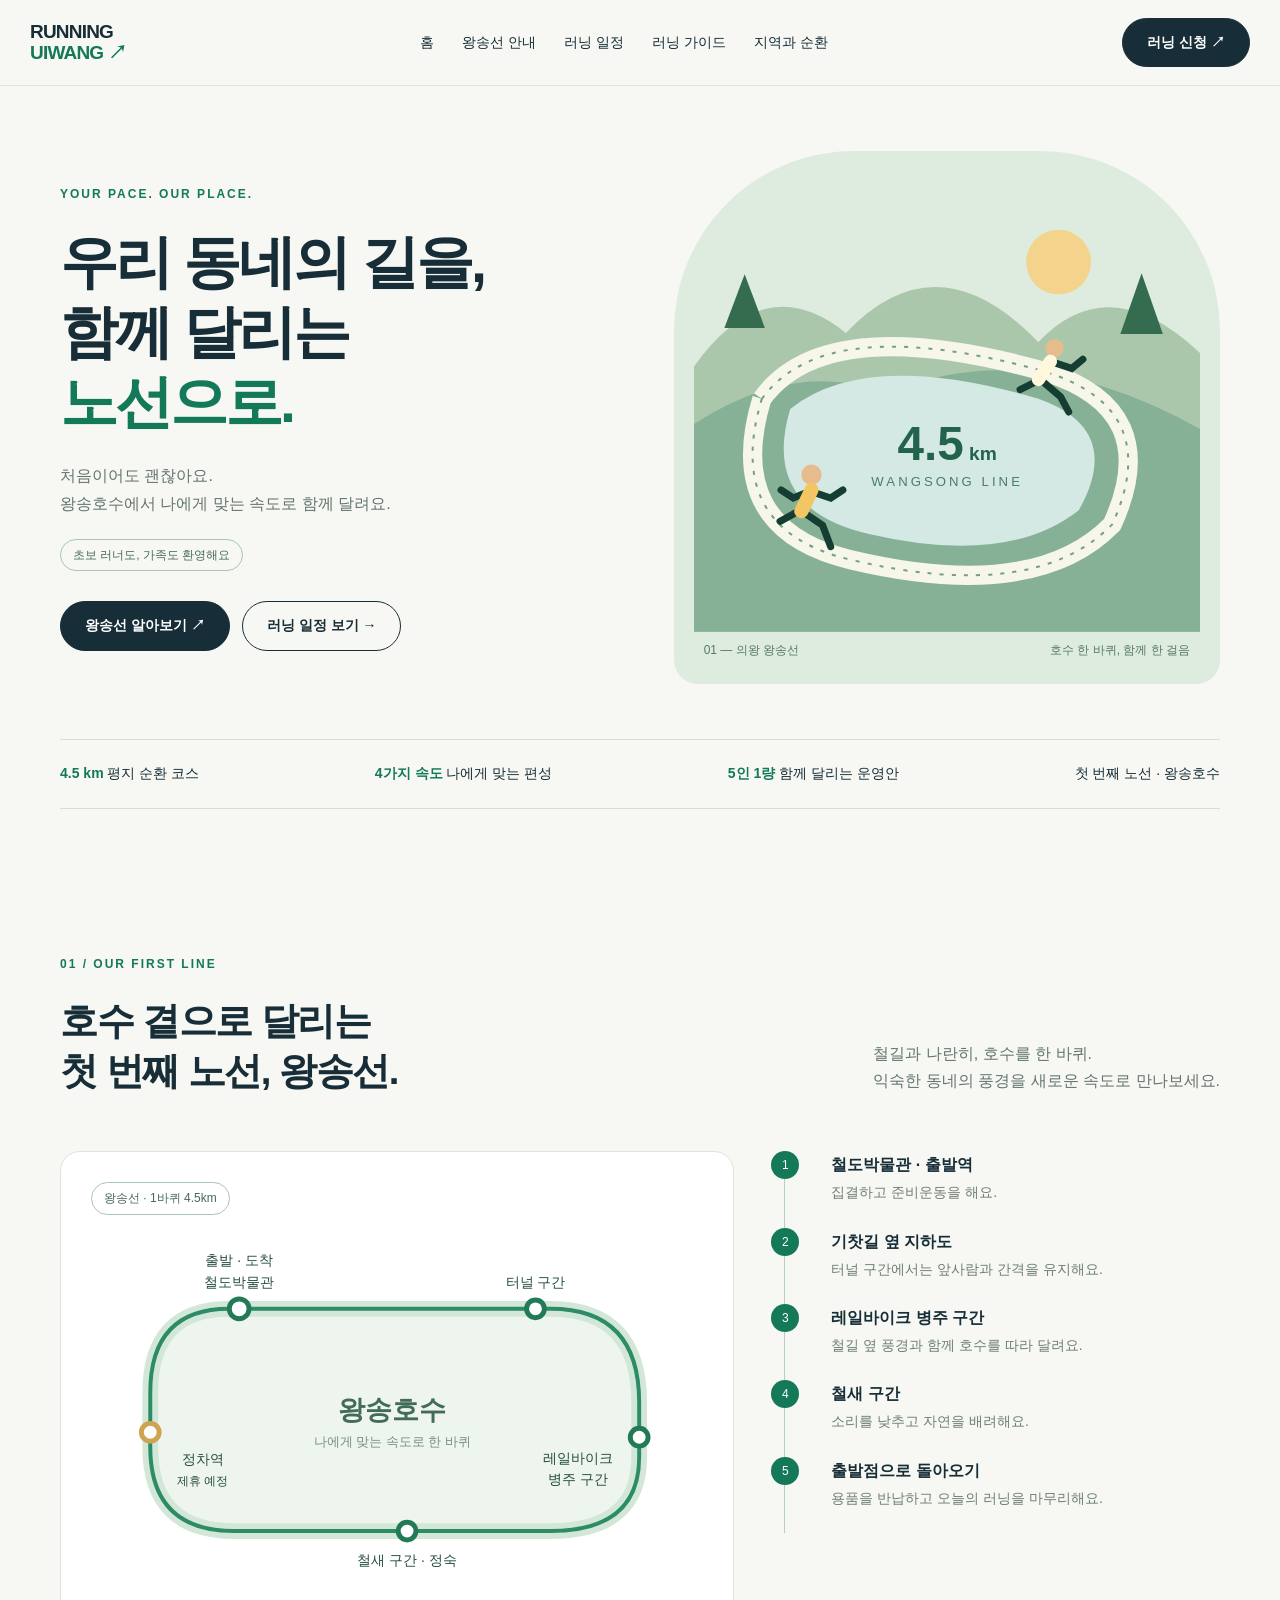
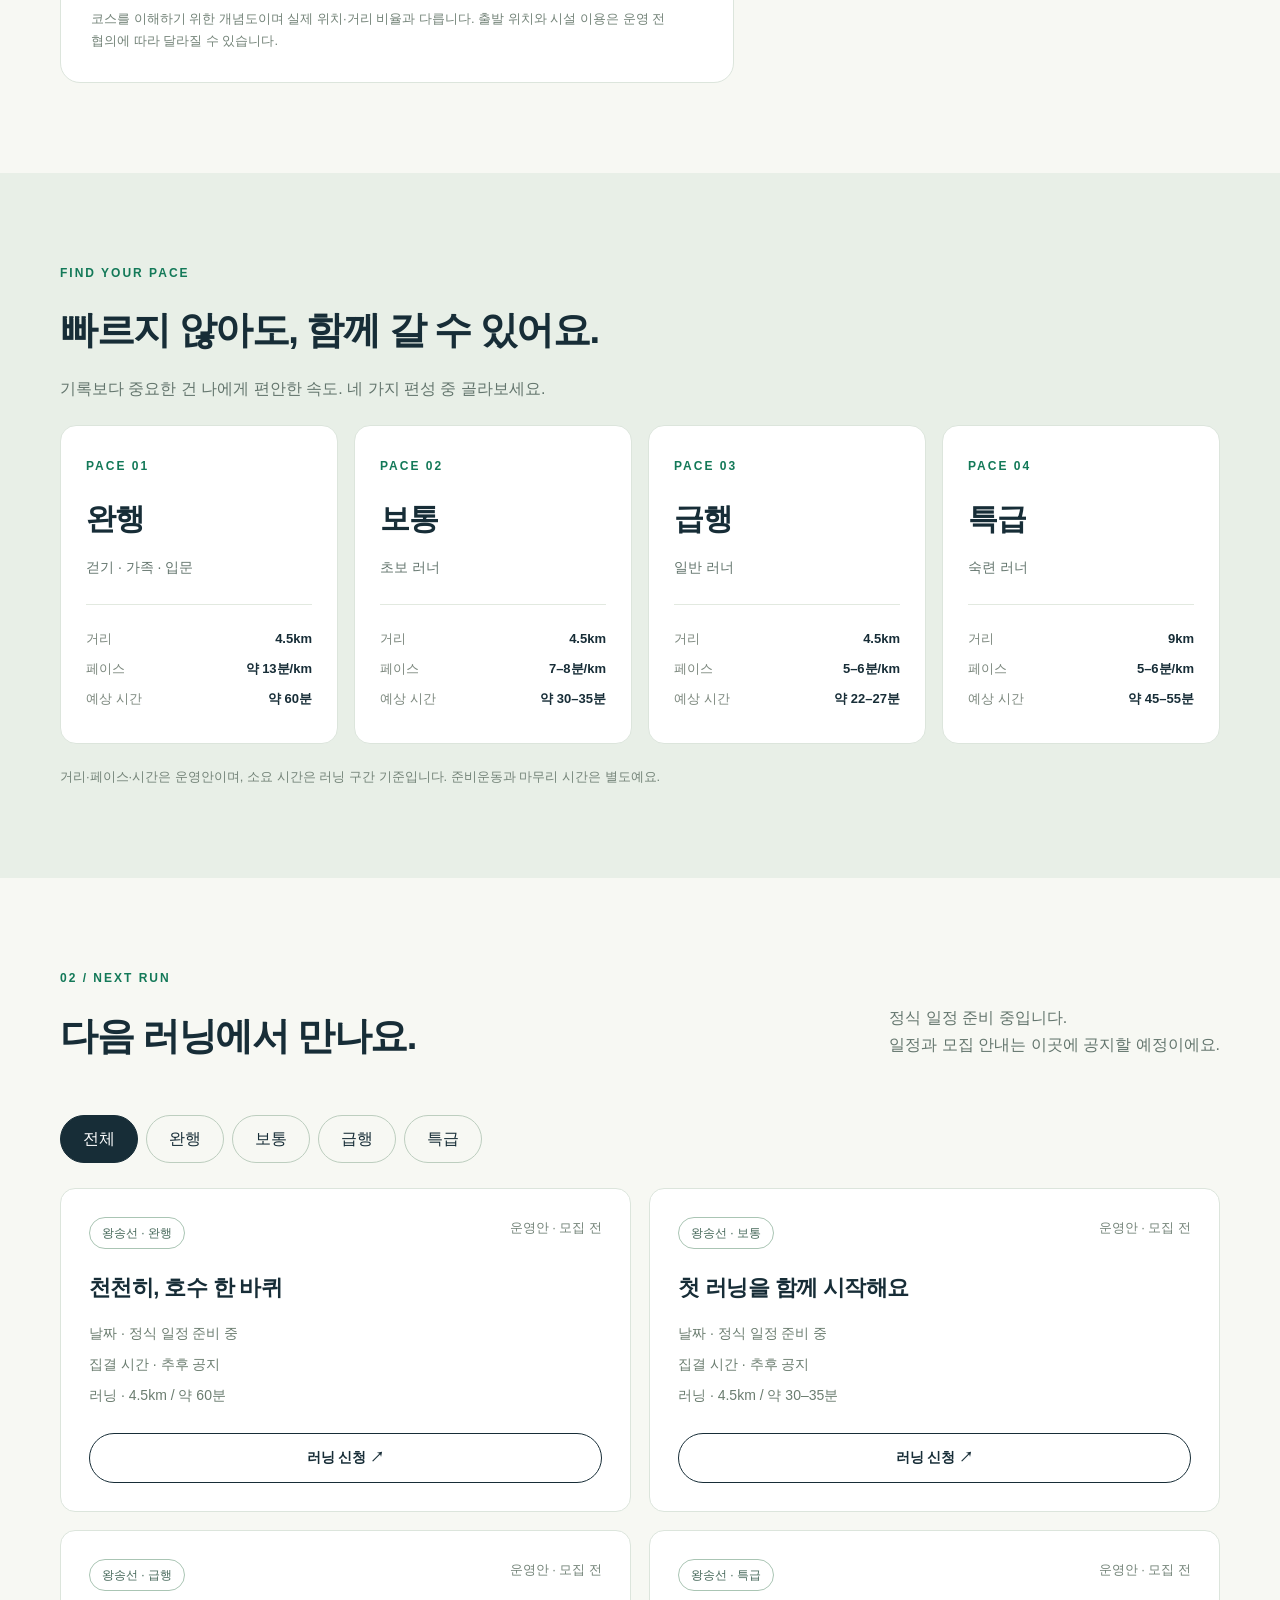
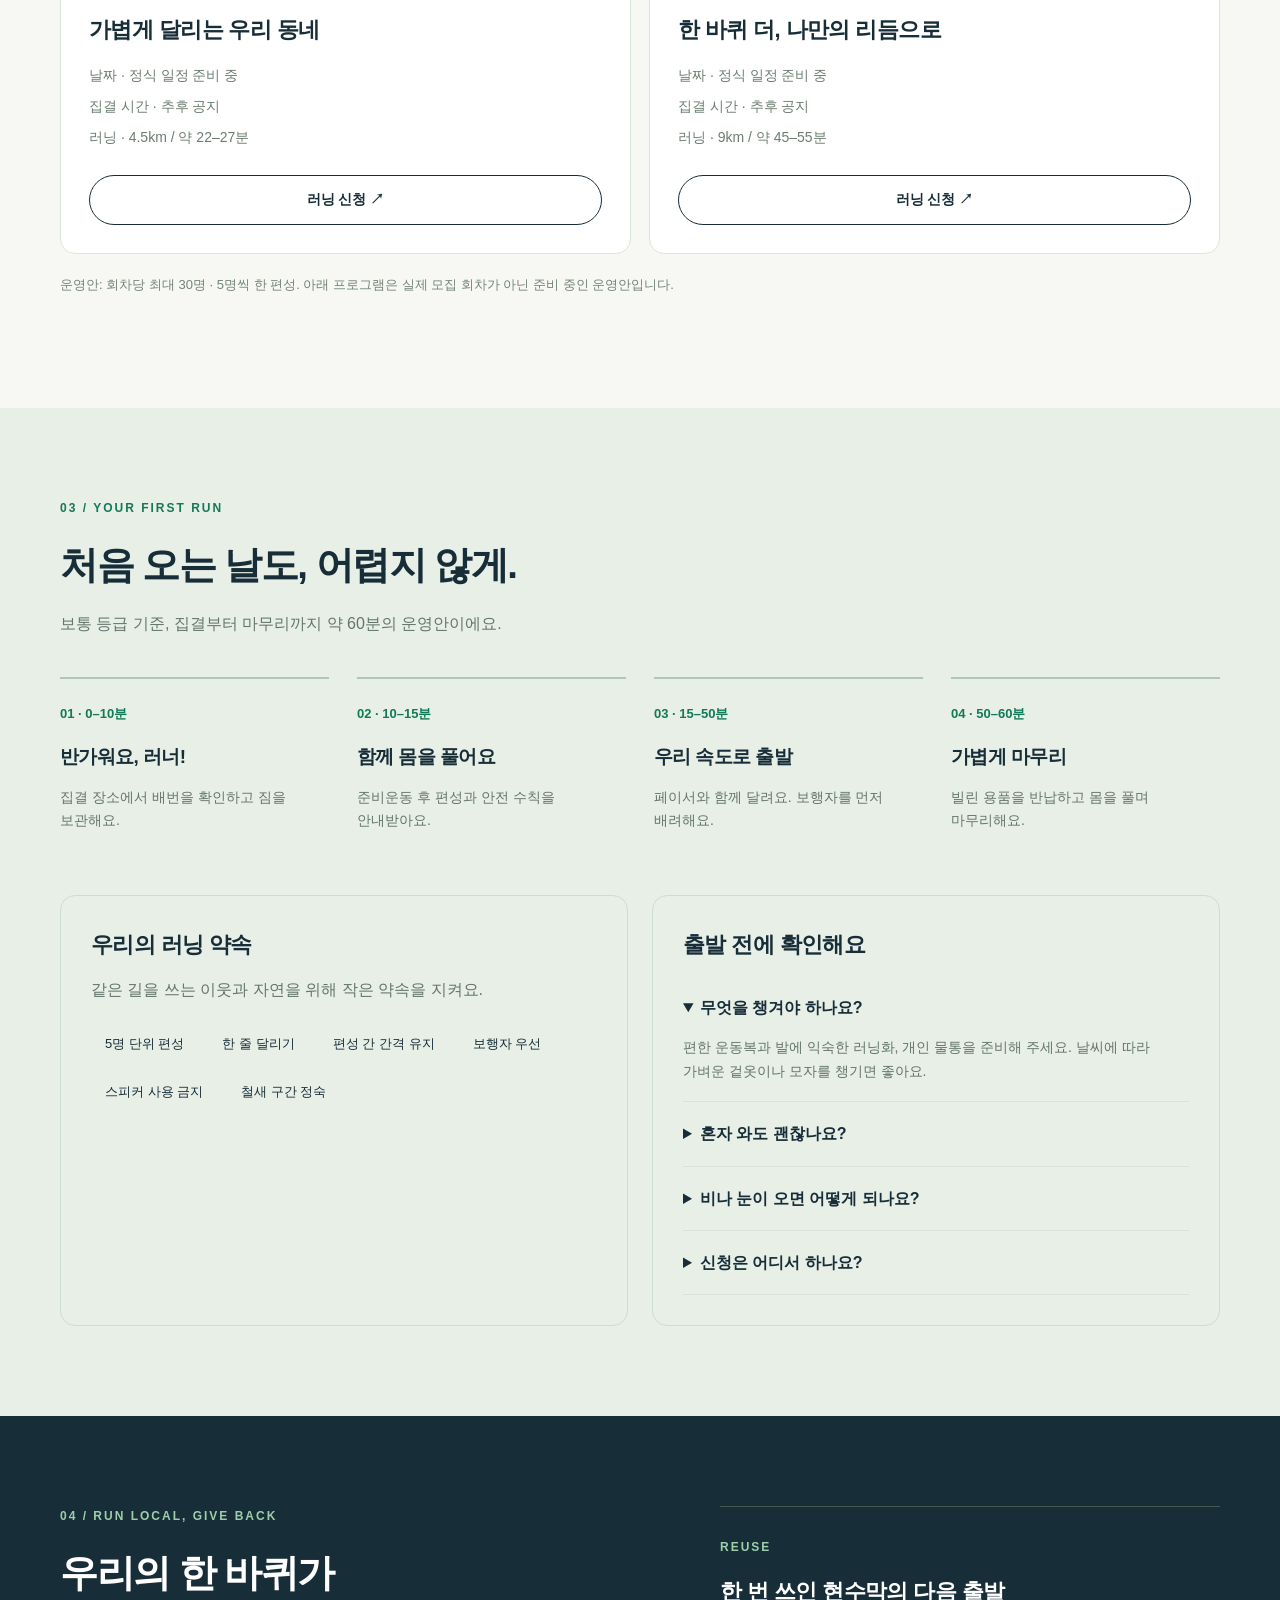
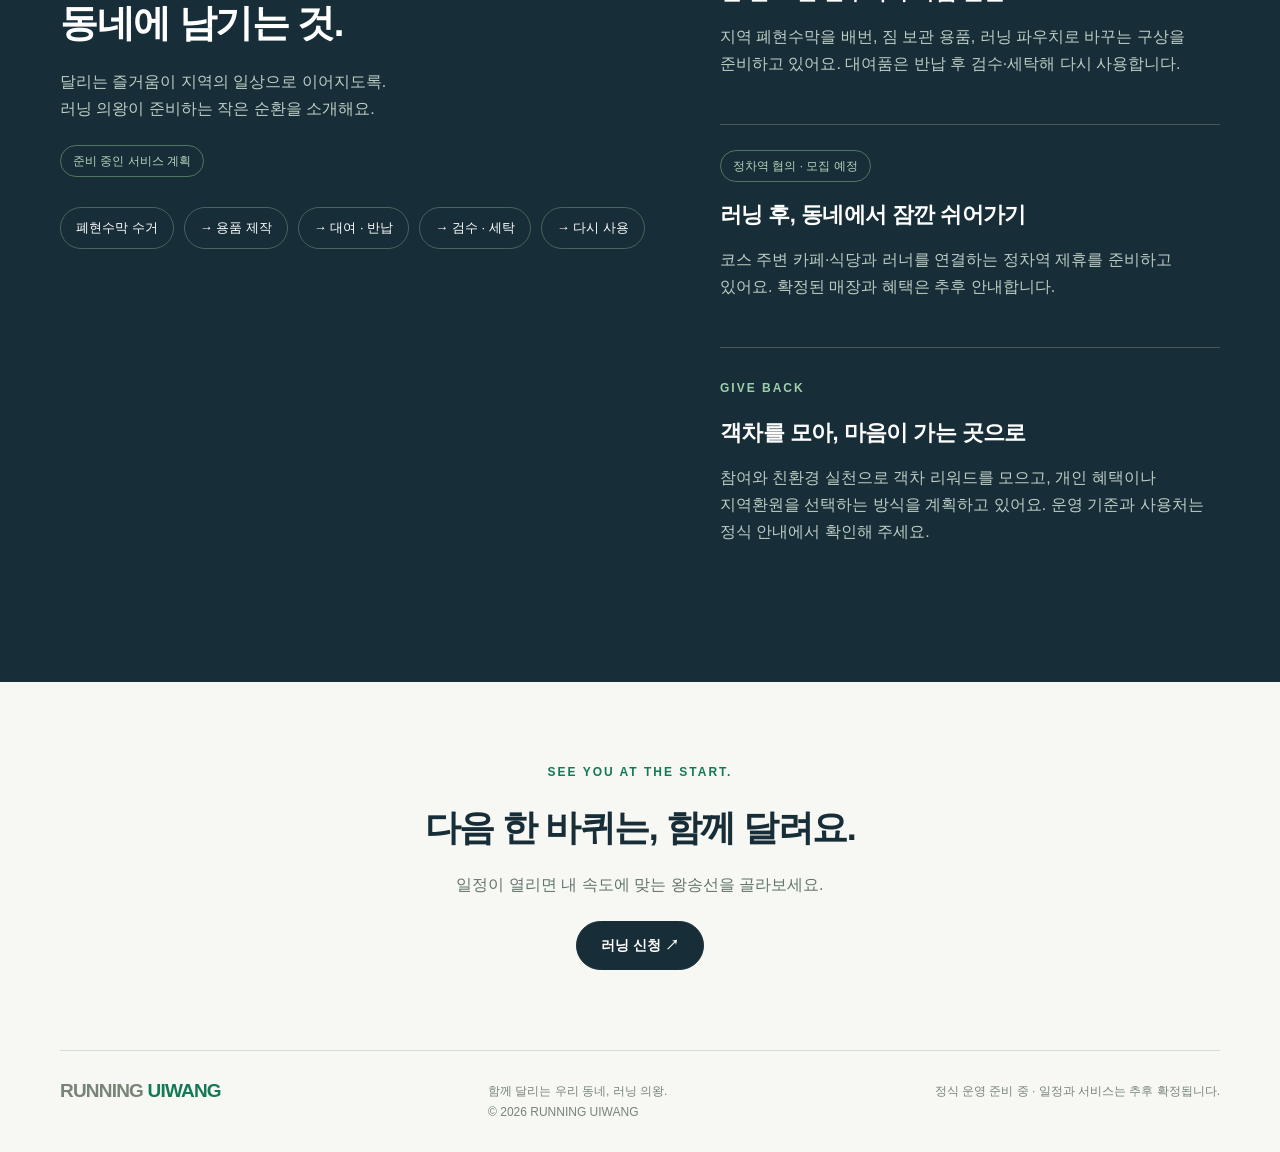
<file: index.html>
<!doctype html>
<html lang="ko">
<head>
<meta charset="utf-8">
<meta name="viewport" content="width=device-width,initial-scale=1">
<meta name="description" content="왕송호수에서 나에게 맞는 속도로. 러닝 의왕의 왕송선 코스, 러닝 등급, 참여 가이드를 만나보세요.">
<title>러닝 의왕 — 함께 달리는 우리 동네</title>
<link rel="stylesheet" href="style.css">
</head>
<body>
<a class="skip" href="#home">본문 바로가기</a>
<header>
<div class="bar">
<a class="logo" href="#home" aria-label="러닝 의왕 홈">RUNNING<br>
<span>UIWANG ↗</span>
</a>
<nav id="nav" aria-label="주요 메뉴">
<a href="#home">홈</a>
<a href="#route">왕송선 안내</a>
<a href="#schedule">러닝 일정</a>
<a href="#guide">러닝 가이드</a>
<a href="#local">지역과 순환</a>
</nav>
<button class="btn dark apply">러닝 신청 ↗</button>
<button class="mobile-toggle" aria-expanded="false" aria-controls="nav">메뉴</button>
</div>
</header>
<main>
<section class="hero" id="home">
<div class="wrap">
<div class="hero-grid">
<div>
<div class="eyebrow">YOUR PACE. OUR PLACE.</div>
<h1>우리 동네의 길을,<br>함께 달리는<br>
<span style="color:var(--green)">노선으로.</span>
</h1>
<p>처음이어도 괜찮아요.<br>왕송호수에서 나에게 맞는 속도로 함께 달려요.</p>
<span class="badge">초보 러너도, 가족도 환영해요</span>
<div class="actions">
<a class="btn dark" href="#route">왕송선 알아보기 ↗</a>
<a class="btn" href="#schedule">러닝 일정 보기 →</a>
</div>
</div>
<div class="hero-art">
<svg viewBox="0 0 500 450" role="img" aria-label="호수와 철길을 따라 달리는 왕송선 콘셉트 일러스트">
<circle cx="360" cy="85" r="32" fill="#f4d38d"/>
<path d="M0 188Q70 90 150 155Q240 60 340 164Q410 90 500 175V450H0" fill="#aac7ac"/>
<path d="M0 245Q100 180 190 215Q330 155 500 250V450H0" fill="#86b197"/>
<path d="M95 230Q170 170 340 220Q425 250 380 330Q310 385 175 354Q65 330 95 230" fill="#d4e9e4"/>
<path d="M67 220Q130 133 346 193Q465 230 413 344Q337 422 155 379Q28 349 67 220" fill="none" stroke="#f6f6e9" stroke-width="19"/>
<path d="M67 220Q130 133 346 193Q465 230 413 344Q337 422 155 379Q28 349 67 220" fill="none" stroke="#789e87" stroke-width="2" stroke-dasharray="4 8"/>
<text x="250" y="280" text-anchor="middle" font-size="47" font-weight="800" fill="#23634e">4.5<tspan font-size="19"> km</tspan>
</text>
<text x="250" y="306" text-anchor="middle" font-size="13" fill="#4b7c6b" letter-spacing="3">WANGSONG LINE</text>
<g stroke="#163d32" stroke-width="7" stroke-linecap="round" fill="none">
<circle cx="116" cy="295" r="10" fill="#e6bc8c" stroke="none"/>
<path d="M116 309L105 330L85 341M105 330L127 345L135 366M114 311L135 318L147 310"/>
<path d="M110 313L98 318L86 310"/>
<path d="M116 310L106 331" stroke="#f3c563" stroke-width="14"/>
<circle cx="356" cy="170" r="9" fill="#e6bc8c" stroke="none"/>
<path d="M354 183L342 201L322 211M342 201L362 218L370 233M352 183L373 190L384 181"/>
<path d="M352 183L340 201" stroke="#fff8dd" stroke-width="13"/>
</g>
<g fill="#356c50">
<path d="M30 150l20-53 20 53z"/>
<path d="M421 156l21-60 21 60z"/>
</g>
</svg>
<div class="art-caption">
<span>01 — 의왕 왕송선</span>
<span>호수 한 바퀴, 함께 한 걸음</span>
</div>
</div>
</div>
<div class="strip">
<span>
<b>4.5 km</b> 평지 순환 코스</span>
<span>
<b>4가지 속도</b> 나에게 맞는 편성</span>
<span>
<b>5인 1량</b> 함께 달리는 운영안</span>
<span>첫 번째 노선 · 왕송호수</span>
</div>
</div>
</section>
<section id="route">
<div class="wrap">
<div class="section-top">
<div>
<div class="eyebrow">01 / OUR FIRST LINE</div>
<h2>호수 곁으로 달리는<br>첫 번째 노선, 왕송선.</h2>
</div>
<p>철길과 나란히, 호수를 한 바퀴.<br>익숙한 동네의 풍경을 새로운 속도로 만나보세요.</p>
</div>
<div class="route-grid">
<div class="mapbox">
<span class="badge">왕송선 · 1바퀴 4.5km</span>
<svg viewBox="0 0 620 390" role="img" aria-label="철도박물관에서 출발해 터널, 레일바이크 병주 구간, 철새 구간을 거쳐 돌아오는 개념 노선도">
<path d="M140 95H465Q555 95 555 190V245Q555 320 465 320H145Q60 320 60 235V180Q60 95 140 95" fill="#eef5ee" stroke="#d3e7d8" stroke-width="16"/>
<path d="M140 95H465Q555 95 555 190V245Q555 320 465 320H145Q60 320 60 235V180Q60 95 140 95" fill="none" stroke="#2d8b66" stroke-width="4"/>
<text x="305" y="207" text-anchor="middle" fill="#436c58" font-size="27" font-weight="700">왕송호수</text>
<text x="305" y="234" text-anchor="middle" fill="#75907d" font-size="13">나에게 맞는 속도로 한 바퀴</text>
<g fill="white" stroke="#237a57" stroke-width="5">
<circle cx="150" cy="95" r="10"/>
<circle cx="450" cy="95" r="9"/>
<circle cx="555" cy="225" r="9"/>
<circle cx="320" cy="320" r="9"/>
<circle cx="60" cy="220" r="9" stroke="#cea352"/>
</g>
<g font-size="14" fill="#264e3c" text-anchor="middle">
<text x="150" y="51">출발 · 도착</text>
<text x="150" y="73">철도박물관</text>
<text x="450" y="73">터널 구간</text>
<text x="493" y="251">레일바이크</text>
<text x="493" y="272">병주 구간</text>
<text x="320" y="354">철새 구간 · 정숙</text>
<text x="113" y="252">정차역</text>
<text x="113" y="273" font-size="12">제휴 예정</text>
</g>
</svg>
<p class="small" style="margin:0">코스를 이해하기 위한 개념도이며 실제 위치·거리 비율과 다릅니다. 출발 위치와 시설 이용은 운영 전 협의에 따라 달라질 수 있습니다.</p>
</div>
<ol class="route-list">
<li>
<strong>철도박물관 · 출발역</strong>
<span>집결하고 준비운동을 해요.</span>
</li>
<li>
<strong>기찻길 옆 지하도</strong>
<span>터널 구간에서는 앞사람과 간격을 유지해요.</span>
</li>
<li>
<strong>레일바이크 병주 구간</strong>
<span>철길 옆 풍경과 함께 호수를 따라 달려요.</span>
</li>
<li>
<strong>철새 구간</strong>
<span>소리를 낮추고 자연을 배려해요.</span>
</li>
<li>
<strong>출발점으로 돌아오기</strong>
<span>용품을 반납하고 오늘의 러닝을 마무리해요.</span>
</li>
</ol>
</div>
</div>
</section>
<section class="tint" id="pace">
<div class="wrap">
<div class="eyebrow">FIND YOUR PACE</div>
<h2>빠르지 않아도, 함께 갈 수 있어요.</h2>
<p>기록보다 중요한 건 나에게 편안한 속도. 네 가지 편성 중 골라보세요.</p>
<div class="grades" id="grades">
</div>
<p class="small" style="margin:22px 0 0">거리·페이스·시간은 운영안이며, 소요 시간은 러닝 구간 기준입니다. 준비운동과 마무리 시간은 별도예요.</p>
</div>
</section>
<section id="schedule">
<div class="wrap">
<div class="section-top">
<div>
<div class="eyebrow">02 / NEXT RUN</div>
<h2>다음 러닝에서 만나요.</h2>
</div>
<p>정식 일정 준비 중입니다.<br>일정과 모집 안내는 이곳에 공지할 예정이에요.</p>
</div>
<div class="filter" aria-label="러닝 등급 필터">
<button class="active" data-filter="전체" aria-pressed="true">전체</button>
<button data-filter="완행" aria-pressed="false">완행</button>
<button data-filter="보통" aria-pressed="false">보통</button>
<button data-filter="급행" aria-pressed="false">급행</button>
<button data-filter="특급" aria-pressed="false">특급</button>
</div>
<div class="sessions" id="sessions" aria-live="polite">
</div>
<p class="small" style="margin-top:20px">운영안: 회차당 최대 30명 · 5명씩 한 편성. 아래 프로그램은 실제 모집 회차가 아닌 준비 중인 운영안입니다.</p>
</div>
</section>
<section class="tint" id="guide">
<div class="wrap">
<div class="eyebrow">03 / YOUR FIRST RUN</div>
<h2>처음 오는 날도, 어렵지 않게.</h2>
<p>보통 등급 기준, 집결부터 마무리까지 약 60분의 운영안이에요.</p>
<div class="steps">
<div class="step">
<b>01 · 0–10분</b>
<h3>반가워요, 러너!</h3>
<p>집결 장소에서 배번을 확인하고 짐을 보관해요.</p>
</div>
<div class="step">
<b>02 · 10–15분</b>
<h3>함께 몸을 풀어요</h3>
<p>준비운동 후 편성과 안전 수칙을 안내받아요.</p>
</div>
<div class="step">
<b>03 · 15–50분</b>
<h3>우리 속도로 출발</h3>
<p>페이서와 함께 달려요. 보행자를 먼저 배려해요.</p>
</div>
<div class="step">
<b>04 · 50–60분</b>
<h3>가볍게 마무리</h3>
<p>빌린 용품을 반납하고 몸을 풀며 마무리해요.</p>
</div>
</div>
<div class="two">
<div class="panel">
<h3>우리의 러닝 약속</h3>
<p>같은 길을 쓰는 이웃과 자연을 위해 작은 약속을 지켜요.</p>
<div class="rules">
<span>5명 단위 편성</span>
<span>한 줄 달리기</span>
<span>편성 간 간격 유지</span>
<span>보행자 우선</span>
<span>스피커 사용 금지</span>
<span>철새 구간 정숙</span>
</div>
</div>
<div class="panel">
<h3>출발 전에 확인해요</h3>
<details open>
<summary>무엇을 챙겨야 하나요?</summary>
<p>편한 운동복과 발에 익숙한 러닝화, 개인 물통을 준비해 주세요. 날씨에 따라 가벼운 겉옷이나 모자를 챙기면 좋아요.</p>
</details>
<details>
<summary>혼자 와도 괜찮나요?</summary>
<p>물론이에요. 처음 온 러너도 함께할 수 있도록 속도에 맞는 편성으로 안내할 계획이에요.</p>
</details>
<details>
<summary>비나 눈이 오면 어떻게 되나요?</summary>
<p>날씨와 코스 상태에 따른 일정 변경·취소는 회차 공지로 안내할 예정입니다. 출발 전 공지를 확인해 주세요.</p>
</details>
<details>
<summary>신청은 어디서 하나요?</summary>
<p>러닝 신청 버튼에서 외부 신청폼으로 연결할 예정이에요. 현재는 정식 일정과 신청폼을 준비 중입니다.</p>
</details>
</div>
</div>
</div>
</section>
<section class="local" id="local">
<div class="wrap">
<div class="local-grid">
<div>
<div class="eyebrow">04 / RUN LOCAL, GIVE BACK</div>
<h2>우리의 한 바퀴가<br>동네에 남기는 것.</h2>
<p>달리는 즐거움이 지역의 일상으로 이어지도록.<br>러닝 의왕이 준비하는 작은 순환을 소개해요.</p>
<span class="badge">준비 중인 서비스 계획</span>
<div class="cycle">
<span>폐현수막 수거</span>
<span>→ 용품 제작</span>
<span>→ 대여 · 반납</span>
<span>→ 검수 · 세탁</span>
<span>→ 다시 사용</span>
</div>
</div>
<div>
<article>
<span class="eyebrow">REUSE</span>
<h3>한 번 쓰인 현수막의 다음 출발</h3>
<p>지역 폐현수막을 배번, 짐 보관 용품, 러닝 파우치로 바꾸는 구상을 준비하고 있어요. 대여품은 반납 후 검수·세탁해 다시 사용합니다.</p>
</article>
<article>
<span class="badge">정차역 협의 · 모집 예정</span>
<h3>러닝 후, 동네에서 잠깐 쉬어가기</h3>
<p>코스 주변 카페·식당과 러너를 연결하는 정차역 제휴를 준비하고 있어요. 확정된 매장과 혜택은 추후 안내합니다.</p>
</article>
<article>
<span class="eyebrow">GIVE BACK</span>
<h3>객차를 모아, 마음이 가는 곳으로</h3>
<p>참여와 친환경 실천으로 객차 리워드를 모으고, 개인 혜택이나 지역환원을 선택하는 방식을 계획하고 있어요. 운영 기준과 사용처는 정식 안내에서 확인해 주세요.</p>
</article>
</div>
</div>
</div>
</section>
<section class="closing">
<div class="eyebrow">SEE YOU AT THE START.</div>
<h2>다음 한 바퀴는, 함께 달려요.</h2>
<p>일정이 열리면 내 속도에 맞는 왕송선을 골라보세요.</p>
<button class="btn dark apply">러닝 신청 ↗</button>
</section>
</main>
<footer class="wrap">
<div class="footer">
<a class="logo" href="#home">RUNNING <span>UIWANG</span>
</a>
<span>함께 달리는 우리 동네, 러닝 의왕.<br>© 2026 RUNNING UIWANG</span>
<span>정식 운영 준비 중 · 일정과 서비스는 추후 확정됩니다.</span>
</div>
</footer>
<dialog id="notice" aria-labelledby="notice-title">
<span class="badge">출발을 준비하고 있어요</span>
<h3 id="notice-title" style="margin-top:20px">러닝 신청 안내</h3>
<p>신청폼을 준비 중입니다. 일정과 신청 공지를 확인해 주세요.</p>
<form method="dialog">
<button class="btn dark">확인</button>
</form>
</dialog>
<script src="config.js">
</script>
<script src="app.js">
</script>
</body>
</html>
</file>
<file: style.css>
:root{--navy:#172d37;--green:#137958;--mint:#d8eddf;--paper:#f7f8f3}
*{box-sizing:border-box}
html{scroll-behavior:smooth;scroll-padding-top:95px}
body{margin:0;color:var(--navy);background:var(--paper);font:16px/1.7 -apple-system,BlinkMacSystemFont,'Segoe UI',sans-serif;word-break:keep-all}
a{color:inherit;text-decoration:none}
button{font:inherit;cursor:pointer}
header{position:sticky;top:0;z-index:10;background:#f7f8f3f5;border-bottom:1px solid #dce4db}
.bar{max-width:1280px;margin:auto;min-height:85px;display:flex;align-items:center;justify-content:space-between;gap:24px;padding:15px 30px}
.logo{font-weight:900;font-size:19px;line-height:1.1;letter-spacing:-.8px}
.logo span{color:var(--green)}
nav{display:flex;gap:28px;font-size:14px}
.btn{border:1px solid var(--navy);border-radius:50px;padding:12px 24px;display:inline-flex;align-items:center;justify-content:center;gap:20px;background:transparent;color:var(--navy);font-weight:700;font-size:14px}
.btn.dark{background:var(--navy);color:white}
.btn.light{background:white;border-color:white}
.btn:hover{background:var(--mint);color:var(--navy)}
a:focus-visible,button:focus-visible,summary:focus-visible{outline:3px solid #e7aa46;outline-offset:4px}
.wrap{max-width:1220px;margin:auto;padding:0 30px}
section{padding:90px 0}
.eyebrow{font-size:12px;letter-spacing:2px;font-weight:800;color:var(--green);margin-bottom:22px}
h1{font-size:clamp(36px,4.5vw,64px);line-height:1.22;letter-spacing:-3px;margin:0 0 25px}
h2{font-size:clamp(29px,3vw,42px);line-height:1.3;letter-spacing:-1.5px;margin:0 0 20px}
h3{font-size:22px;letter-spacing:-.6px;margin:0 0 12px}
p{margin:0 0 22px;color:#63756d}
.hero{padding:65px 0 55px}
.hero-grid{display:grid;grid-template-columns:1.05fr 1fr;gap:40px;align-items:center}
.actions{display:flex;flex-wrap:wrap;gap:12px;margin-top:30px}
.badge{display:inline-block;border:1px solid #aac5b4;border-radius:30px;padding:5px 12px;font-size:12px;color:#47695b}
.hero-art{background:#deebdf;border-radius:180px 180px 24px 24px;padding:25px 20px 16px;position:relative;overflow:hidden}
.hero-art svg{display:block;width:100%;height:auto}
.art-caption{display:flex;justify-content:space-between;padding:8px 10px;font-size:12px;color:#567a65}
.strip{border-top:1px solid #d4dfd5;border-bottom:1px solid #d4dfd5;display:flex;justify-content:space-between;gap:15px;padding:22px 0;margin-top:55px;font-size:14px}
.strip b{color:var(--green)}
.section-top{display:flex;justify-content:space-between;align-items:end;gap:30px;margin-bottom:35px}
.section-top p{max-width:430px}
.route-grid{display:grid;grid-template-columns:1.5fr 1fr;gap:36px}
.mapbox{background:white;border-radius:20px;padding:30px;border:1px solid #dce5dc}
.mapbox svg{width:100%;height:auto}
.small{font-size:13px;color:#738378}
.route-list{margin:0;padding:0;list-style:none;counter-reset:route}
.route-list li{counter-increment:route;position:relative;padding:0 0 22px 46px;border-left:1px solid #b8cec0;margin-left:14px}
.route-list li:before{content:counter(route);position:absolute;left:-14px;top:0;width:28px;height:28px;background:var(--green);color:white;border-radius:50%;text-align:center;font-size:12px;line-height:28px}
.route-list strong{display:block}
.route-list span{font-size:14px;color:#6e7e74}
.grades{display:grid;grid-template-columns:repeat(4,1fr);gap:16px}
.grade{background:white;border:1px solid #dce5dc;border-radius:16px;padding:25px}
.grade .number{font-size:12px;color:var(--green);font-weight:bold;letter-spacing:2px}
.grade h3{font-size:30px;margin-top:15px}
.grade p{font-size:14px;min-height:24px}
.grade dl{margin:24px 0 0;border-top:1px solid #e2e9e0;padding-top:15px}
.grade dl div{display:flex;justify-content:space-between;font-size:13px;margin:8px 0}
.grade dt{color:#7b877d}
.grade dd{margin:0;font-weight:600}
.tint{background:#e8efe7}
.filter{display:flex;gap:8px;flex-wrap:wrap;margin:25px 0}
.filter button{border:1px solid #bdcebf;border-radius:30px;background:transparent;padding:9px 22px;color:var(--navy)}
.filter button.active{background:var(--navy);color:white;border-color:var(--navy)}
.sessions{display:grid;grid-template-columns:repeat(2,1fr);gap:18px}
.session{padding:28px;background:#fff;border:1px solid #dce5dc;border-radius:15px}
.session .top{display:flex;justify-content:space-between;gap:10px;margin-bottom:20px}
.session h3{margin:16px 0}
.session ul{padding:0;list-style:none;font-size:14px;color:#6b7d70;margin-bottom:25px}
.session li{margin:7px 0}
.session .btn{width:100%}
.steps{display:grid;grid-template-columns:repeat(4,1fr);gap:28px;margin:40px 0}
.step{border-top:2px solid #afc7b6;padding-top:20px}
.step b{font-size:13px;color:var(--green)}
.step h3{font-size:19px;margin-top:15px}
.step p{font-size:14px}
.two{display:grid;grid-template-columns:1fr 1fr;gap:24px}
.panel{padding:30px;border:1px solid #ceddce;border-radius:15px}
.rules{display:flex;flex-wrap:wrap;gap:10px;margin-top:20px}
.rules span{padding:8px 14px;background:#e8efe7;border-radius:30px;font-size:13px}
details{border-bottom:1px solid #d9e2d6;padding:18px 0}
summary{cursor:pointer;font-weight:600}
details p{font-size:14px;margin:15px 0 0}
.local{background:var(--navy);color:#fff}
.local .eyebrow{color:#9fceab}
.local p{color:#bccdc4}
.local-grid{display:grid;grid-template-columns:1.2fr 1fr;gap:60px}
.cycle{display:flex;flex-wrap:wrap;gap:10px;margin-top:30px}
.cycle span{border:1px solid #4b625d;border-radius:30px;padding:9px 15px;font-size:13px}
.local article{padding:25px 0;border-top:1px solid #425851}
.local .badge{color:#b5d5bd;border-color:#4e7661}
.local h3{margin-top:14px}
.closing{text-align:center;padding:80px 25px}
.closing h2{font-size:36px}
.footer{border-top:1px solid #d4dfd5;display:flex;justify-content:space-between;gap:30px;padding:30px 0;font-size:12px;color:#768578}
.mobile-toggle{display:none}
dialog{border:0;border-radius:20px;padding:34px;max-width:450px;width:90%;color:var(--navy);box-shadow:0 30px 120px #0003}
dialog::backdrop{background:#172d3777}
dialog p{margin:15px 0 25px}
.skip{position:fixed;top:-80px;left:20px;background:white;padding:10px;z-index:30}
.skip:focus{top:10px}
@media(max-width:850px){nav{gap:14px}
.bar{padding:15px 20px}
.hero-grid,.route-grid,.local-grid{grid-template-columns:1fr}
.hero-art{max-width:550px;width:100%;margin:15px auto 0}
.grades{grid-template-columns:repeat(2,1fr)}
.steps{grid-template-columns:repeat(2,1fr)}
.section-top{display:block}
.hero-grid{gap:20px}
.strip{flex-wrap:wrap}
.local-grid{gap:30px}
}
@media(max-width:620px){.wrap{padding:0 22px}
section{padding:60px 0}
.hero{padding-top:40px}
h1{letter-spacing:-1.8px}
.bar{gap:12px}
.bar>.btn{padding:9px 16px;font-size:12px}
.mobile-toggle{display:block;border:0;background:transparent;font-size:14px;color:var(--navy);padding:8px}
.bar nav{display:none;position:absolute;top:76px;left:0;right:0;background:var(--paper);padding:20px;box-shadow:0 10px 15px #0001;flex-direction:column}
.bar nav.open{display:flex}
.logo{font-size:15px;margin-right:auto}
.bar{min-height:76px}
.hero-art{border-radius:140px 140px 20px 20px}
.strip{font-size:12px;justify-content:flex-start;gap:12px 25px;margin-top:30px}
.grades{gap:10px}
.grade{padding:18px 14px}
.grade h3{font-size:26px}
.grade dl div{font-size:12px}
.sessions,.two{grid-template-columns:1fr}
.mapbox{padding:16px}
.footer{display:block}
.footer span{display:block;margin:10px 0}
.closing h2{font-size:29px}
.actions .btn{padding:12px 18px}
.steps{gap:20px}
.local-grid{gap:20px}
}
@media(prefers-reduced-motion:reduce){html{scroll-behavior:auto}
}
</file>
